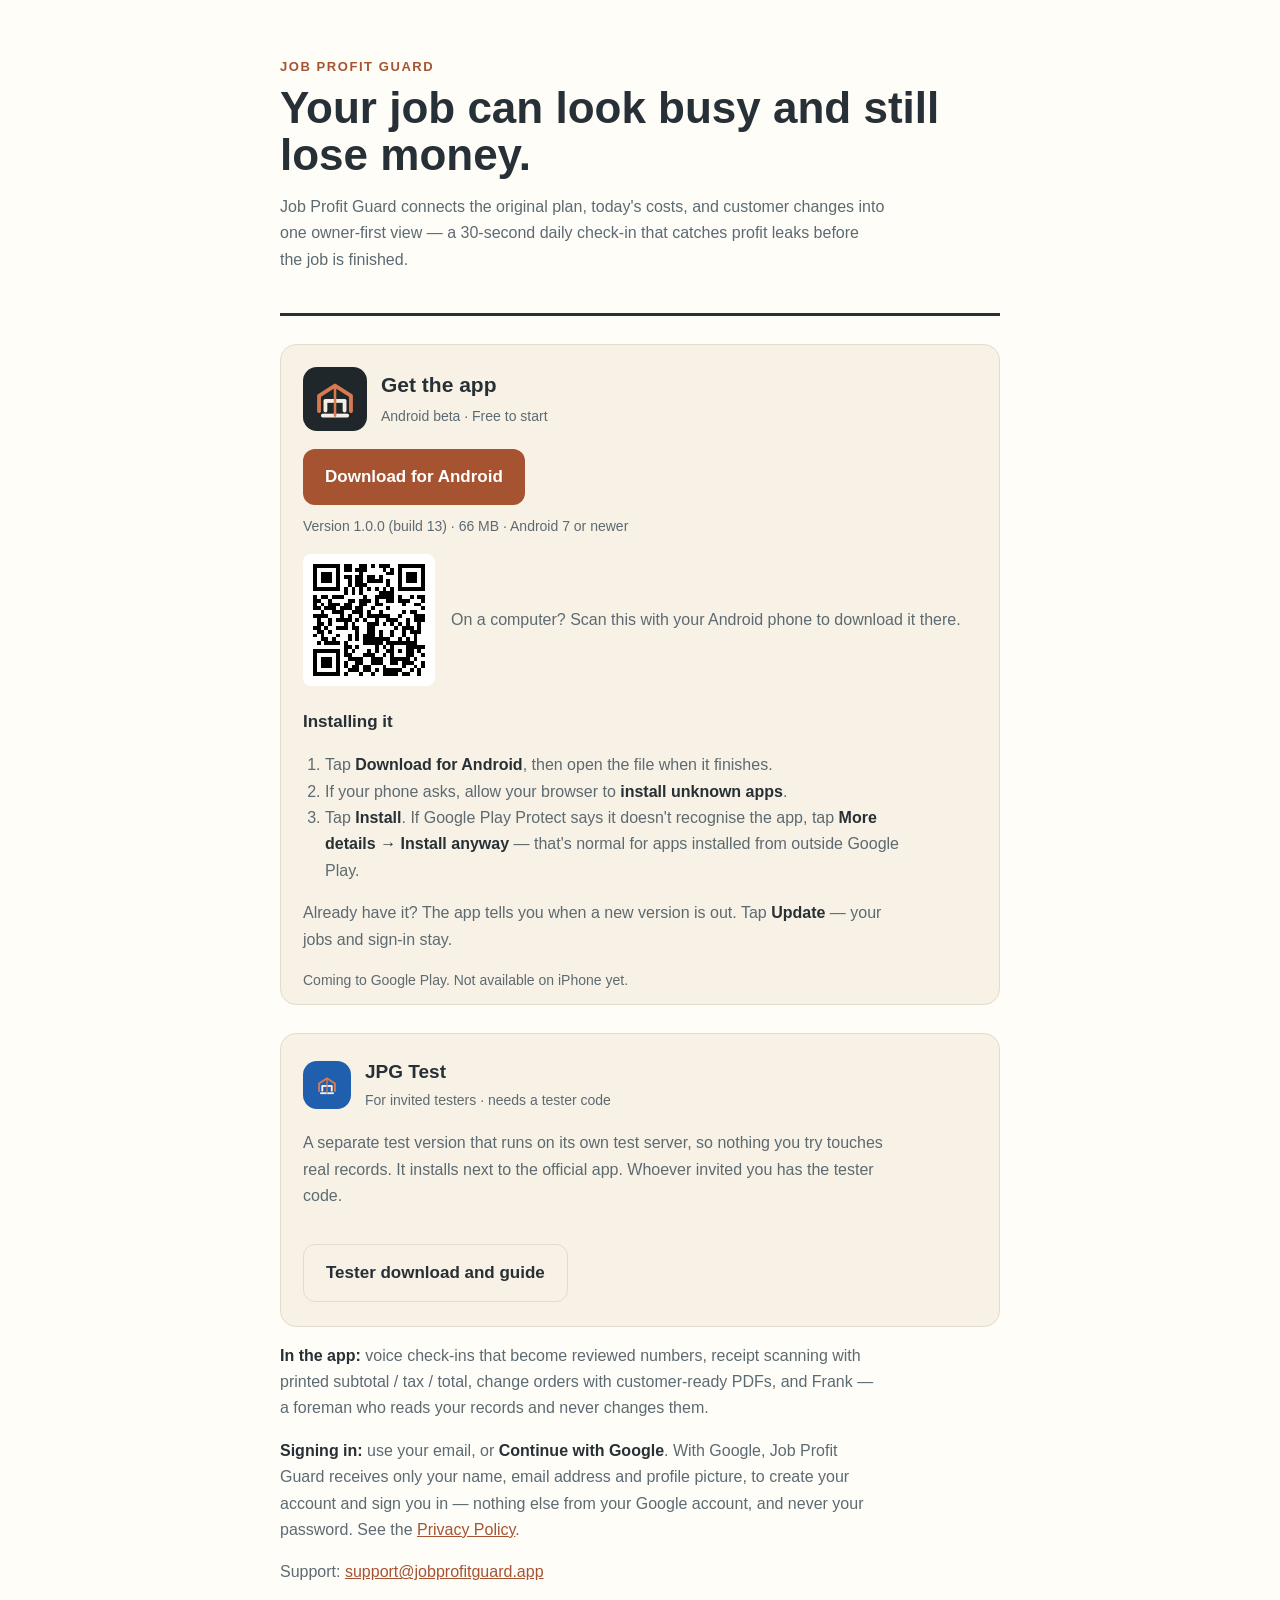
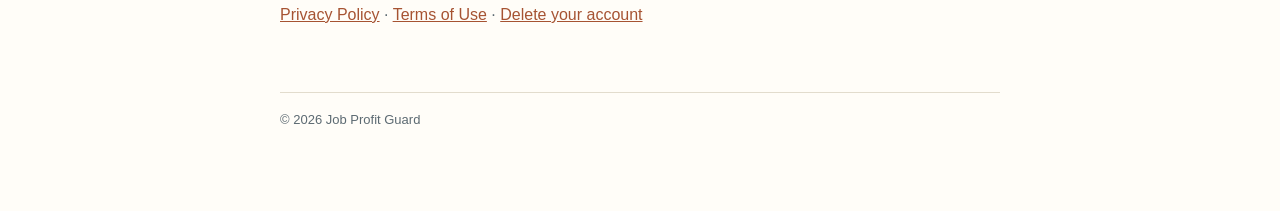
<file: index.html>
<!doctype html>
<html lang="en"><head><meta charset="utf-8"><meta name="viewport" content="width=device-width,initial-scale=1">
<title>Job Profit Guard</title>
<meta name="description" content="Catch profit leaks on every job with a 30-second daily check-in. Download the Android beta.">
<link rel="icon" href="favicon.png"><link rel="apple-touch-icon" href="app-icon.png"><link rel="stylesheet" href="style.css"></head><body><main>
<header><div class="brand">Job Profit Guard</div><h1>Your job can look busy and still lose money.</h1>
<p>Job Profit Guard connects the original plan, today's costs, and customer changes into one owner-first view — a 30-second daily check-in that catches profit leaks before the job is finished.</p></header>

<section class="download" id="download">
  <div class="download-head"><img src="app-icon.png" alt="" width="64" height="64"><div><h2>Get the app</h2><p class="meta">Android beta · Free to start</p></div></div>
  <a class="button" href="https://ysfokfdpgbawiubmaxvj.supabase.co/functions/v1/download?app=app&amp;v=13">Download for Android</a>
  <p class="meta">Version 1.0.0 (build 13) · 66 MB · Android 7 or newer</p>
  <div class="qr"><img src="download-qr.svg" alt="QR code for this download" width="132" height="132"><p>On a computer? Scan this with your Android phone to download it there.</p></div>
  <h3>Installing it</h3>
  <ol>
    <li>Tap <strong>Download for Android</strong>, then open the file when it finishes.</li>
    <li>If your phone asks, allow your browser to <strong>install unknown apps</strong>.</li>
    <li>Tap <strong>Install</strong>. If Google Play Protect says it doesn't recognise the app, tap <strong>More details → Install anyway</strong> — that's normal for apps installed from outside Google Play.</li>
  </ol>
  <p>Already have it? The app tells you when a new version is out. Tap <strong>Update</strong> — your jobs and sign-in stay.</p>
  <p class="meta">Coming to Google Play. Not available on iPhone yet.</p>
</section>

<section class="download tester-card" id="testers">
  <div class="download-head"><img class="tester-icon" src="test-icon.png" alt="" width="48" height="48"><div><h2>JPG Test</h2><p class="meta">For invited testers · needs a tester code</p></div></div>
  <p>A separate test version that runs on its own test server, so nothing you try touches real records. It installs next to the official app. Whoever invited you has the tester code.</p>
  <a class="button button-quiet" href="testers/">Tester download and guide</a>
</section>
<p><strong>In the app:</strong> voice check-ins that become reviewed numbers, receipt scanning with printed subtotal / tax / total, change orders with customer-ready PDFs, and Frank — a foreman who reads your records and never changes them.</p>
<p><strong>Signing in:</strong> use your email, or <strong>Continue with Google</strong>. With Google, Job Profit Guard receives only your name, email address and profile picture, to create your account and sign you in — nothing else from your Google account, and never your password. See the <a href="privacy.html">Privacy Policy</a>.</p>
<p>Support: <a href="mailto:support@jobprofitguard.app">support@jobprofitguard.app</a></p>
<p><a href="privacy.html">Privacy Policy</a> · <a href="terms.html">Terms of Use</a> · <a href="delete-account.html">Delete your account</a></p>
<footer>© 2026 Job Profit Guard</footer>
</main></body></html>
</file>
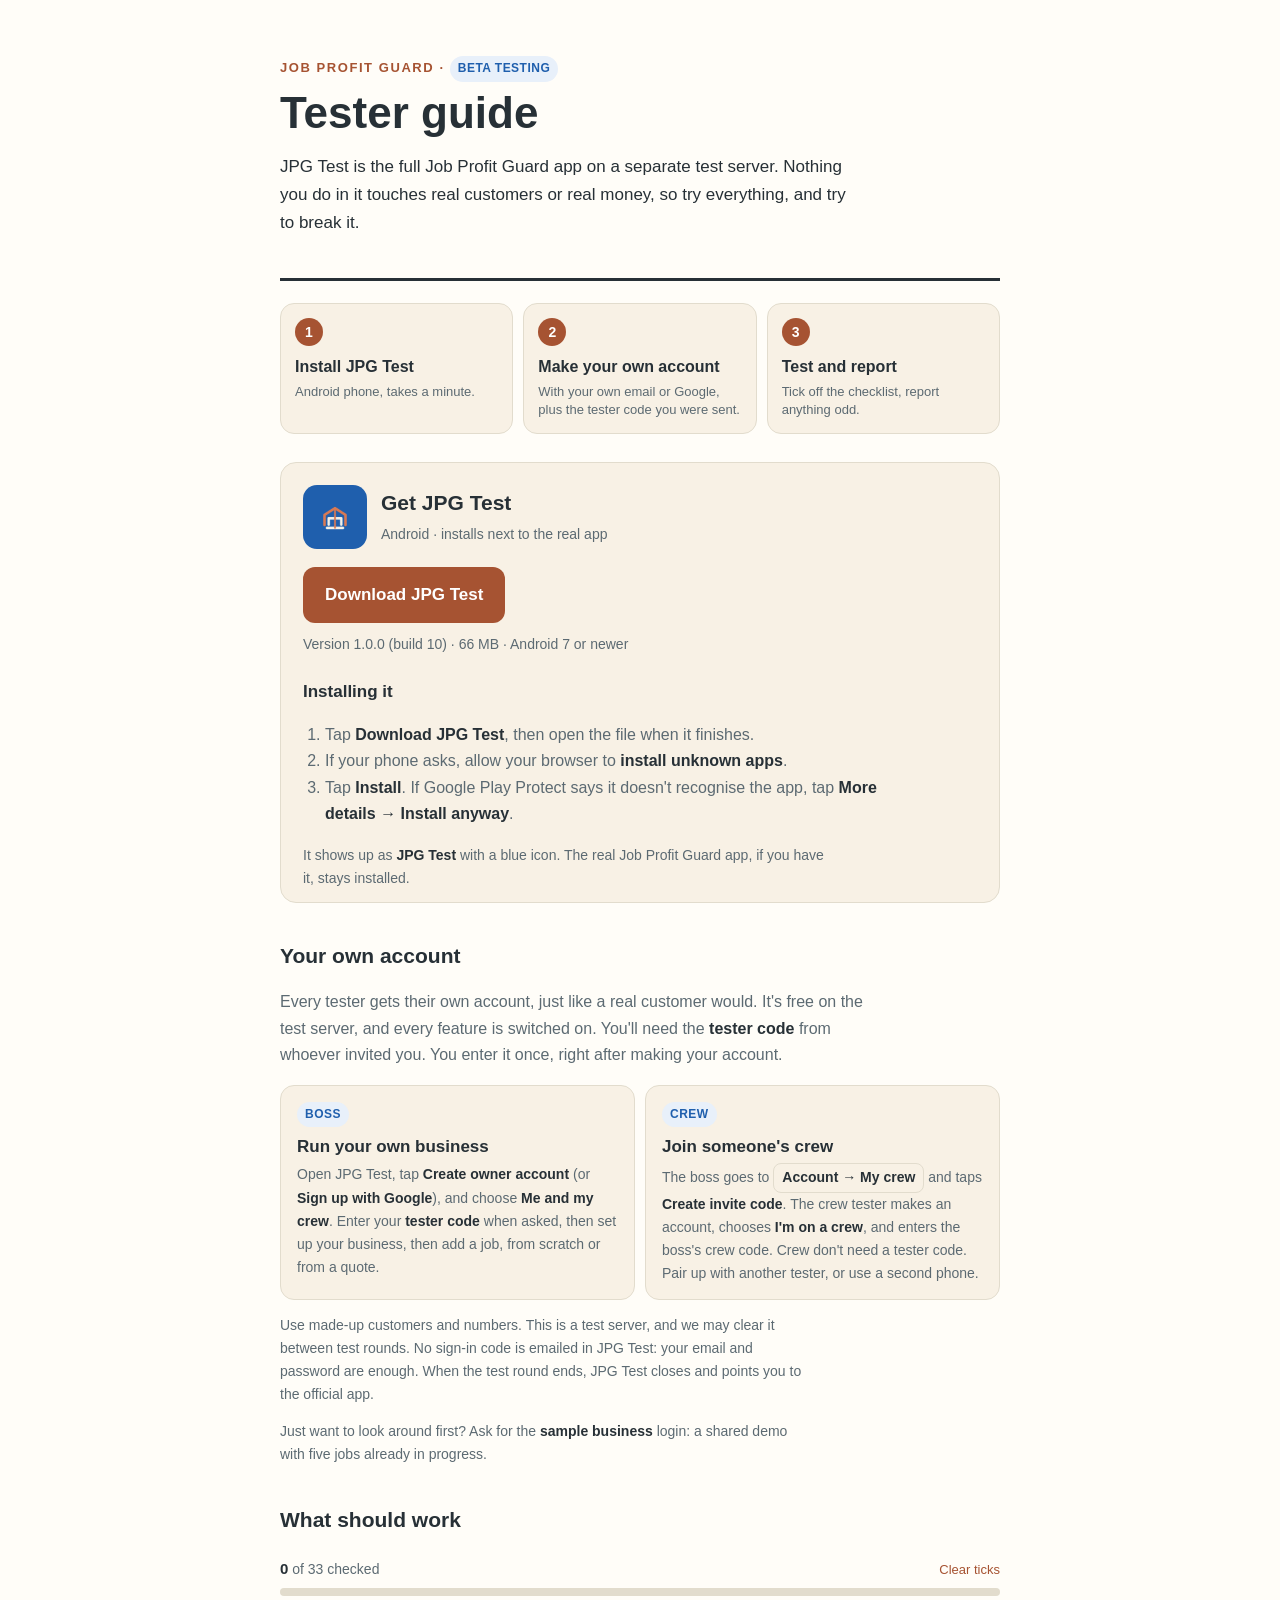
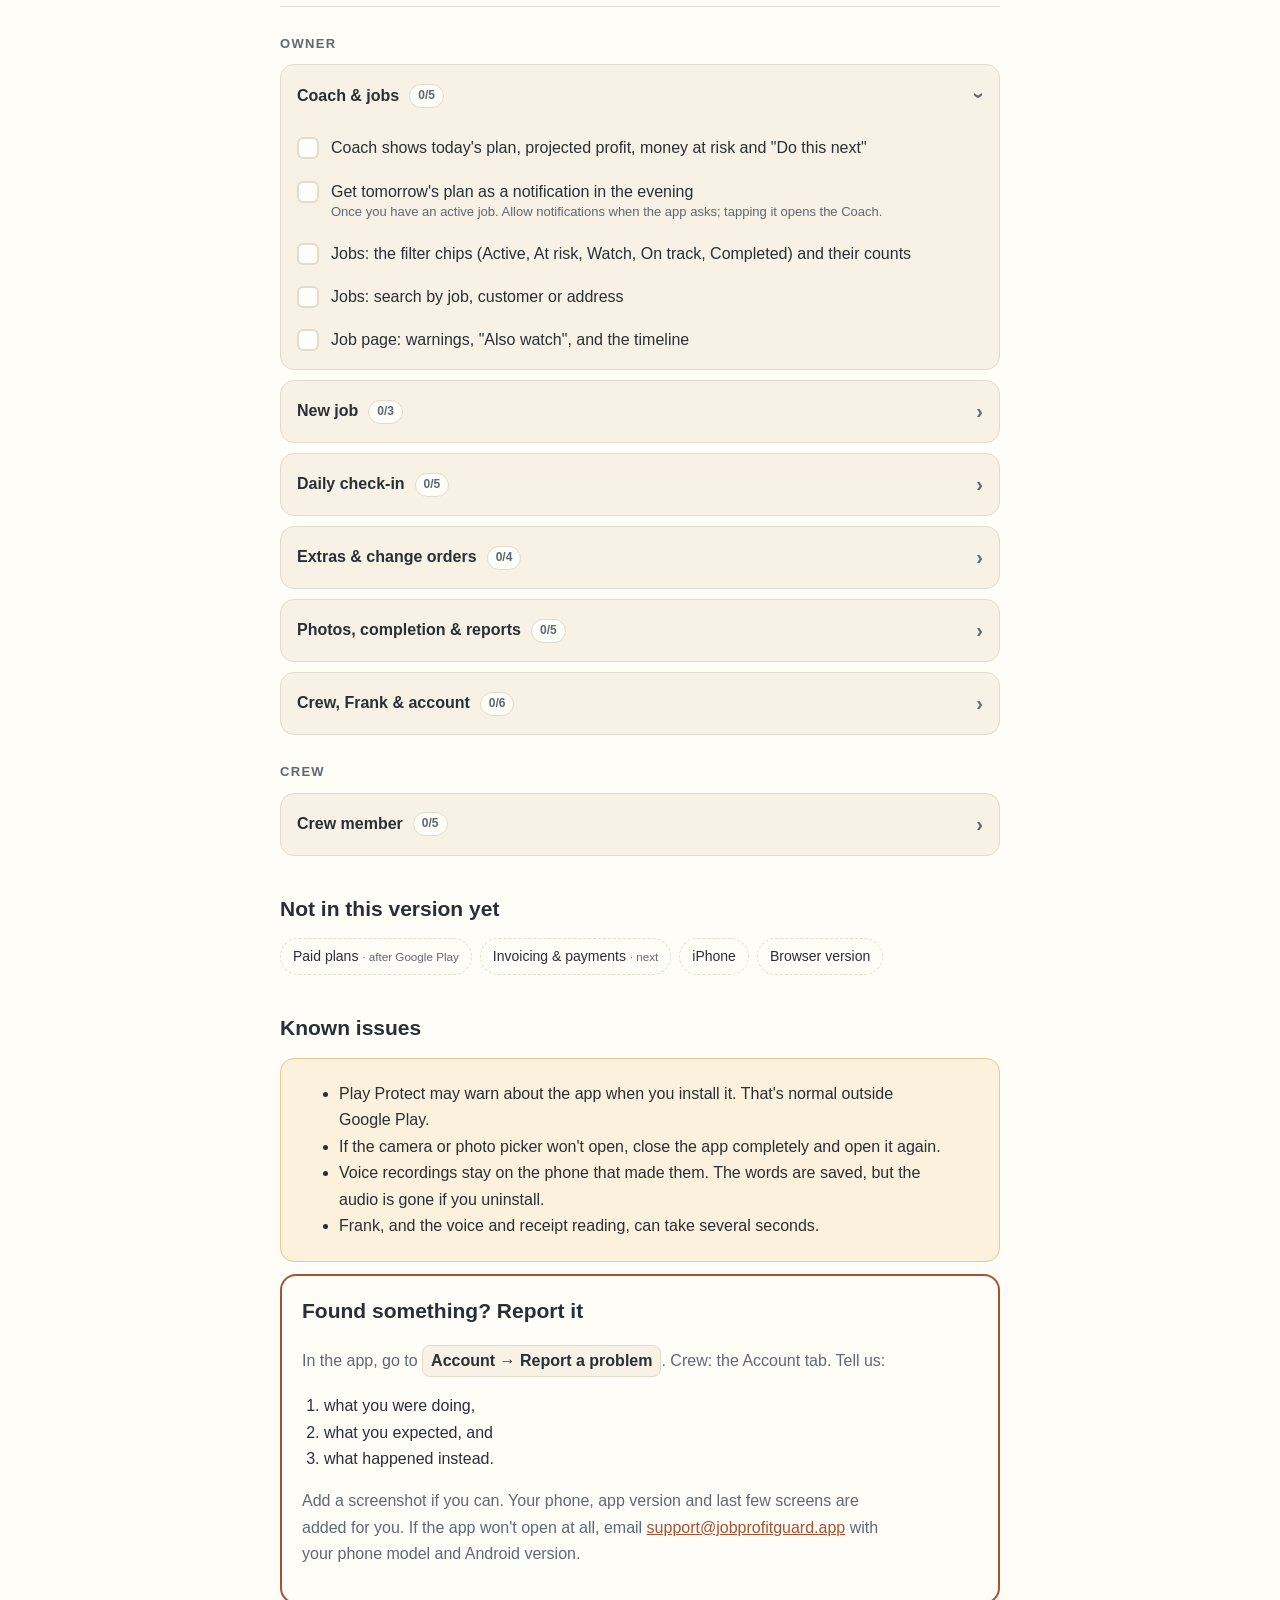
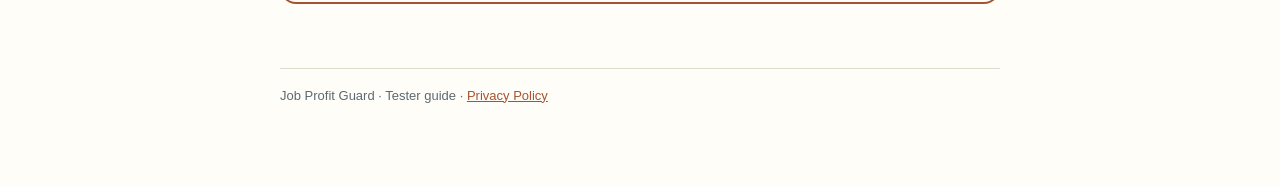
<file: testers/index.html>
<!doctype html>
<html lang="en"><head><meta charset="utf-8"><meta name="viewport" content="width=device-width,initial-scale=1">
<meta name="robots" content="noindex, nofollow">
<title>Tester guide — Job Profit Guard</title>
<link rel="icon" href="../favicon.png"><link rel="stylesheet" href="../style.css">
<style>
  :root { --test:#1f5fad; --test-soft:#e8f0fa; --warn-soft:#fbf1dc; --warn-line:#e7c98a; --ok:#2f746a; }
  @media (prefers-color-scheme: dark) { :root { --test:#6ea2e6; --test-soft:#1d2a3a; --warn-soft:#2e2818; --warn-line:#6b5626; --ok:#6cc2b4; } }
  .lede { font-size:17px; color:var(--ink); max-width:60ch; }
  .steps { list-style:none; padding:0; margin:22px 0 8px; display:grid; gap:10px; grid-template-columns:repeat(3,1fr); }
  .steps li { background:var(--card); border:1px solid var(--line); border-radius:14px; padding:14px; color:var(--ink); max-width:none; }
  .steps b { display:flex; width:28px; height:28px; border-radius:50%; align-items:center; justify-content:center; background:var(--accent); color:var(--on-accent); font-size:14px; margin-bottom:8px; }
  .steps span { display:block; font-weight:800; }
  .steps small { color:var(--muted); font-size:13px; line-height:1.4; display:block; margin-top:2px; }
  @media (max-width:560px) { .steps { grid-template-columns:1fr; } .steps li { display:grid; grid-template-columns:28px 1fr; column-gap:12px; align-items:start; } .steps b { margin:0; grid-row:span 2; } }
  .badge-icon { background:var(--test); border-radius:14px; }
  .tag { display:inline-block; font-size:12px; font-weight:800; letter-spacing:.04em; text-transform:uppercase; padding:3px 8px; border-radius:999px; background:var(--test-soft); color:var(--test); }
  .logins { display:grid; grid-template-columns:1fr 1fr; gap:10px; margin:14px 0; }
  @media (max-width:560px) { .logins { grid-template-columns:1fr; } }
  .login { border:1px solid var(--line); border-radius:14px; padding:14px 16px; background:var(--card); }
  .login h3 { margin:6px 0 2px; }
  .login p { margin:0; font-size:14px; }
  .note { font-size:14px; }
  .progress { position:sticky; top:0; z-index:2; background:var(--bg); padding:12px 0 10px; border-bottom:1px solid var(--line); margin:0 0 6px; }
  .progress-row { display:flex; justify-content:space-between; align-items:baseline; font-size:14px; color:var(--muted); }
  .progress-row strong { font-size:15px; }
  .bar { height:8px; background:var(--line); border-radius:99px; overflow:hidden; margin-top:6px; }
  .bar i { display:block; height:100%; width:0; background:var(--ok); border-radius:99px; transition:width .25s; }
  .reset { background:none; border:0; color:var(--accent); font:inherit; font-size:13px; cursor:pointer; padding:0; }
  details.area { border:1px solid var(--line); border-radius:14px; margin:10px 0; background:var(--card); }
  details.area > summary { list-style:none; cursor:pointer; padding:14px 16px; display:flex; align-items:center; gap:10px; font-weight:800; }
  details.area > summary::-webkit-details-marker { display:none; }
  details.area > summary::after { content:"›"; margin-left:auto; font-size:20px; color:var(--muted); transition:transform .2s; }
  details.area[open] > summary::after { transform:rotate(90deg); }
  .count { font-size:12px; font-weight:700; color:var(--muted); background:var(--bg); border:1px solid var(--line); border-radius:999px; padding:1px 8px; }
  .count.done { color:var(--ok); border-color:var(--ok); }
  .checks { list-style:none; margin:0; padding:0 8px 8px; }
  .checks li { max-width:none; margin:0; }
  .checks label { display:flex; gap:12px; align-items:flex-start; padding:10px 8px; border-radius:10px; cursor:pointer; color:var(--ink); line-height:1.45; }
  .checks label:hover { background:var(--bg); }
  .checks input { appearance:none; flex:none; width:22px; height:22px; margin:1px 0 0; border:2px solid var(--line); border-radius:6px; display:grid; place-content:center; background:var(--bg); cursor:pointer; }
  .checks input:checked { background:var(--ok); border-color:var(--ok); }
  .checks input:checked::after { content:""; width:10px; height:6px; border:solid #fff; border-width:0 0 2.5px 2.5px; transform:rotate(-45deg) translate(1px,-1px); }
  .checks input:checked + span { color:var(--muted); text-decoration:line-through; text-decoration-color:var(--line); }
  .checks small { display:block; color:var(--muted); font-size:13px; }
  .group-title { font-size:13px; font-weight:800; letter-spacing:.1em; text-transform:uppercase; color:var(--muted); margin:26px 0 4px; }
  .pills { display:flex; flex-wrap:wrap; gap:8px; margin:12px 0; }
  .pills span { border:1px dashed var(--line); border-radius:999px; padding:6px 12px; font-size:14px; color:var(--ink); }
  .pills small { color:var(--muted); }
  .callout { border:1px solid var(--warn-line); background:var(--warn-soft); border-radius:14px; padding:6px 18px; margin:12px 0; }
  .callout li { color:var(--ink); }
  .report { border:2px solid var(--accent); border-radius:16px; padding:18px 20px; margin:12px 0; }
  .report h2 { margin-top:0; }
  .report ol li { color:var(--ink); }
  .path { display:inline-block; font-weight:800; color:var(--ink); background:var(--card); border:1px solid var(--line); border-radius:8px; padding:2px 8px; }
</style></head><body><main>
<header><div class="brand">Job Profit Guard · <span class="tag">Beta testing</span></div><h1>Tester guide</h1>
<p class="lede">JPG Test is the full Job Profit Guard app on a separate test server. Nothing you do in it touches real customers or real money, so try everything, and try to break it.</p></header>

<ol class="steps">
  <li><b>1</b><span>Install JPG Test</span><small>Android phone, takes a minute.</small></li>
  <li><b>2</b><span>Make your own account</span><small>With your own email or Google, plus the tester code you were sent.</small></li>
  <li><b>3</b><span>Test and report</span><small>Tick off the checklist, report anything odd.</small></li>
</ol>

<section class="download" id="download">
  <div class="download-head"><img class="badge-icon" src="../test-icon.png" alt="" width="64" height="64"><div><h2>Get JPG Test</h2><p class="meta">Android · installs next to the real app</p></div></div>
  <a class="button" href="https://ysfokfdpgbawiubmaxvj.supabase.co/functions/v1/download?app=test&amp;v=10">Download JPG Test</a>
  <p class="meta">Version 1.0.0 (build 10) · 66 MB · Android 7 or newer</p>
  <h3>Installing it</h3>
  <ol>
    <li>Tap <strong>Download JPG Test</strong>, then open the file when it finishes.</li>
    <li>If your phone asks, allow your browser to <strong>install unknown apps</strong>.</li>
    <li>Tap <strong>Install</strong>. If Google Play Protect says it doesn't recognise the app, tap <strong>More details → Install anyway</strong>.</li>
  </ol>
  <p class="meta">It shows up as <strong>JPG Test</strong> with a blue icon. The real Job Profit Guard app, if you have it, stays installed.</p>
</section>

<h2>Your own account</h2>
<p>Every tester gets their own account, just like a real customer would. It's free on the test server, and every feature is switched on. You'll need the <strong>tester code</strong> from whoever invited you. You enter it once, right after making your account.</p>
<div class="logins">
  <div class="login"><span class="tag">Boss</span><h3>Run your own business</h3><p>Open JPG Test, tap <strong>Create owner account</strong> (or <strong>Sign up with Google</strong>), and choose <strong>Me and my crew</strong>. Enter your <strong>tester code</strong> when asked, then set up your business, then add a job, from scratch or from a quote.</p></div>
  <div class="login"><span class="tag">Crew</span><h3>Join someone's crew</h3><p>The boss goes to <span class="path">Account → My crew</span> and taps <strong>Create invite code</strong>. The crew tester makes an account, chooses <strong>I'm on a crew</strong>, and enters the boss's crew code. Crew don't need a tester code. Pair up with another tester, or use a second phone.</p></div>
</div>
<p class="note">Use made-up customers and numbers. This is a test server, and we may clear it between test rounds. No sign-in code is emailed in JPG Test: your email and password are enough. When the test round ends, JPG Test closes and points you to the official app.</p>
<p class="note">Just want to look around first? Ask for the <strong>sample business</strong> login: a shared demo with five jobs already in progress.</p>

<h2>What should work</h2>
<div class="progress"><div class="progress-row"><span><strong id="done">0</strong> of <span id="total">0</span> checked</span><button class="reset" id="reset" type="button">Clear ticks</button></div><div class="bar"><i id="bar"></i></div></div>

<p class="group-title">Owner</p>
<details class="area" open><summary>Coach &amp; jobs <span class="count"></span></summary><ul class="checks">
  <li><label><input type="checkbox" data-k="coach"><span>Coach shows today's plan, projected profit, money at risk and "Do this next"</span></label></li>
  <li><label><input type="checkbox" data-k="push-evening"><span>Get tomorrow's plan as a notification in the evening<small>Once you have an active job. Allow notifications when the app asks; tapping it opens the Coach.</small></span></label></li>
  <li><label><input type="checkbox" data-k="jobs-filter"><span>Jobs: the filter chips (Active, At risk, Watch, On track, Completed) and their counts</span></label></li>
  <li><label><input type="checkbox" data-k="jobs-search"><span>Jobs: search by job, customer or address</span></label></li>
  <li><label><input type="checkbox" data-k="job-page"><span>Job page: warnings, "Also watch", and the timeline</span></label></li>
</ul></details>
<details class="area"><summary>New job <span class="count"></span></summary><ul class="checks">
  <li><label><input type="checkbox" data-k="new-job"><span>Create a job from scratch</span></label></li>
  <li><label><input type="checkbox" data-k="new-job-quote"><span>Create one from a quote<small>Photo or PDF; the app reads the numbers for you to check.</small></span></label></li>
  <li><label><input type="checkbox" data-k="edit-job"><span>Edit a job's budget or customer details</span></label></li>
</ul></details>
<details class="area"><summary>Daily check-in <span class="count"></span></summary><ul class="checks">
  <li><label><input type="checkbox" data-k="checkin-voice"><span>Check in by voice<small>Talk for 30 seconds; check the words and numbers before saving.</small></span></label></li>
  <li><label><input type="checkbox" data-k="checkin-typed"><span>Check in by typing hours, materials, other costs and progress</span></label></li>
  <li><label><input type="checkbox" data-k="receipt"><span>Scan a receipt into the check-in</span></label></li>
  <li><label><input type="checkbox" data-k="checkin-edit"><span>Edit or delete a check-in (asks for a reason)</span></label></li>
  <li><label><input type="checkbox" data-k="draft"><span>Close the app halfway through a form, then reopen it<small>What you typed should come back.</small></span></label></li>
</ul></details>
<details class="area"><summary>Extras &amp; change orders <span class="count"></span></summary><ul class="checks">
  <li><label><input type="checkbox" data-k="extra"><span>A possible extra: include it, dismiss it, or turn it into a change order</span></label></li>
  <li><label><input type="checkbox" data-k="co-draft"><span>Draft a change order and send it (makes a PDF)</span></label></li>
  <li><label><input type="checkbox" data-k="co-approve"><span>Approve one<small>The job's revenue should go up by its amount.</small></span></label></li>
  <li><label><input type="checkbox" data-k="co-reject"><span>Reject one</span></label></li>
</ul></details>
<details class="area"><summary>Photos, completion &amp; reports <span class="count"></span></summary><ul class="checks">
  <li><label><input type="checkbox" data-k="photos"><span>Take or add photos, attach a receipt, add a caption, delete one</span></label></li>
  <li><label><input type="checkbox" data-k="complete"><span>Complete a job<small>Change a final figure; it asks why.</small></span></label></li>
  <li><label><input type="checkbox" data-k="summary"><span>Read the final summary: expected against actual profit, and where money was made or lost</span></label></li>
  <li><label><input type="checkbox" data-k="report"><span>Share or preview the final job report PDF</span></label></li>
  <li><label><input type="checkbox" data-k="reopen"><span>Reopen a completed job</span></label></li>
</ul></details>
<details class="area"><summary>Crew, Frank &amp; account <span class="count"></span></summary><ul class="checks">
  <li><label><input type="checkbox" data-k="crew-invite"><span>Invite crew and put them on a job</span></label></li>
  <li><label><input type="checkbox" data-k="crew-review"><span>Approve or reject a day the crew filed</span></label></li>
  <li><label><input type="checkbox" data-k="push-crew-day"><span>Get a notification when your crew files a day<small>Tapping it opens the day for review.</small></span></label></li>
  <li><label><input type="checkbox" data-k="frank"><span>Ask Frank (the round button) about your jobs and money; attach a photo</span></label></li>
  <li><label><input type="checkbox" data-k="export"><span>Account → Export your data (spreadsheets or a backup)</span></label></li>
  <li><label><input type="checkbox" data-k="owner-misc"><span>Edit your profile, read Privacy and Terms, sign out and back in</span></label></li>
</ul></details>

<p class="group-title">Crew</p>
<details class="area"><summary>Crew member <span class="count"></span></summary><ul class="checks">
  <li><label><input type="checkbox" data-k="crew-jobs"><span>See only your jobs, and no money anywhere<small>No budgets, costs or profit on any screen.</small></span></label></li>
  <li><label><input type="checkbox" data-k="crew-file"><span>File a day: hours, progress and a note</span></label></li>
  <li><label><input type="checkbox" data-k="crew-attach"><span>Add photos (up to six) and a voice note</span></label></li>
  <li><label><input type="checkbox" data-k="crew-push"><span>Get a notification when your boss approves or rejects your day</span></label></li>
  <li><label><input type="checkbox" data-k="crew-account"><span>Account: profile, Report a problem</span></label></li>
</ul></details>

<h2>Not in this version yet</h2>
<div class="pills">
  <span>Paid plans <small>· after Google Play</small></span>
  <span>Invoicing &amp; payments <small>· next</small></span>
  <span>iPhone</span>
  <span>Browser version</span>
</div>

<h2>Known issues</h2>
<div class="callout"><ul>
  <li>Play Protect may warn about the app when you install it. That's normal outside Google Play.</li>
  <li>If the camera or photo picker won't open, close the app completely and open it again.</li>
  <li>Voice recordings stay on the phone that made them. The words are saved, but the audio is gone if you uninstall.</li>
  <li>Frank, and the voice and receipt reading, can take several seconds.</li>
</ul></div>

<section class="report">
  <h2>Found something? Report it</h2>
  <p>In the app, go to <span class="path">Account → Report a problem</span>. Crew: the Account tab. Tell us:</p>
  <ol><li>what you were doing,</li><li>what you expected, and</li><li>what happened instead.</li></ol>
  <p>Add a screenshot if you can. Your phone, app version and last few screens are added for you. If the app won't open at all, email <a href="mailto:support@jobprofitguard.app">support@jobprofitguard.app</a> with your phone model and Android version.</p>
</section>

<footer>Job Profit Guard · Tester guide · <a href="../privacy.html">Privacy Policy</a></footer>
</main>
<script>
(() => {
  const KEY = 'jpg_tester_checks_v1';
  let ticked = {};
  try { ticked = JSON.parse(localStorage.getItem(KEY) || '{}') || {}; } catch { ticked = {}; }
  const boxes = [...document.querySelectorAll('.checks input')];
  const save = () => { try { localStorage.setItem(KEY, JSON.stringify(ticked)); } catch { /* ticks just won't persist */ } };
  const render = () => {
    const done = boxes.filter((box) => box.checked).length;
    document.getElementById('done').textContent = done;
    document.getElementById('total').textContent = boxes.length;
    document.getElementById('bar').style.width = `${boxes.length ? (done / boxes.length) * 100 : 0}%`;
    document.querySelectorAll('details.area').forEach((area) => {
      const own = [...area.querySelectorAll('input')];
      const n = own.filter((box) => box.checked).length;
      const badge = area.querySelector('.count');
      badge.textContent = `${n}/${own.length}`;
      badge.classList.toggle('done', n === own.length);
    });
  };
  boxes.forEach((box) => {
    box.checked = Boolean(ticked[box.dataset.k]);
    box.addEventListener('change', () => { ticked[box.dataset.k] = box.checked; save(); render(); });
  });
  document.getElementById('reset').addEventListener('click', () => { ticked = {}; boxes.forEach((box) => { box.checked = false; }); save(); render(); });
  render();
})();
</script>
</body></html>
</file>
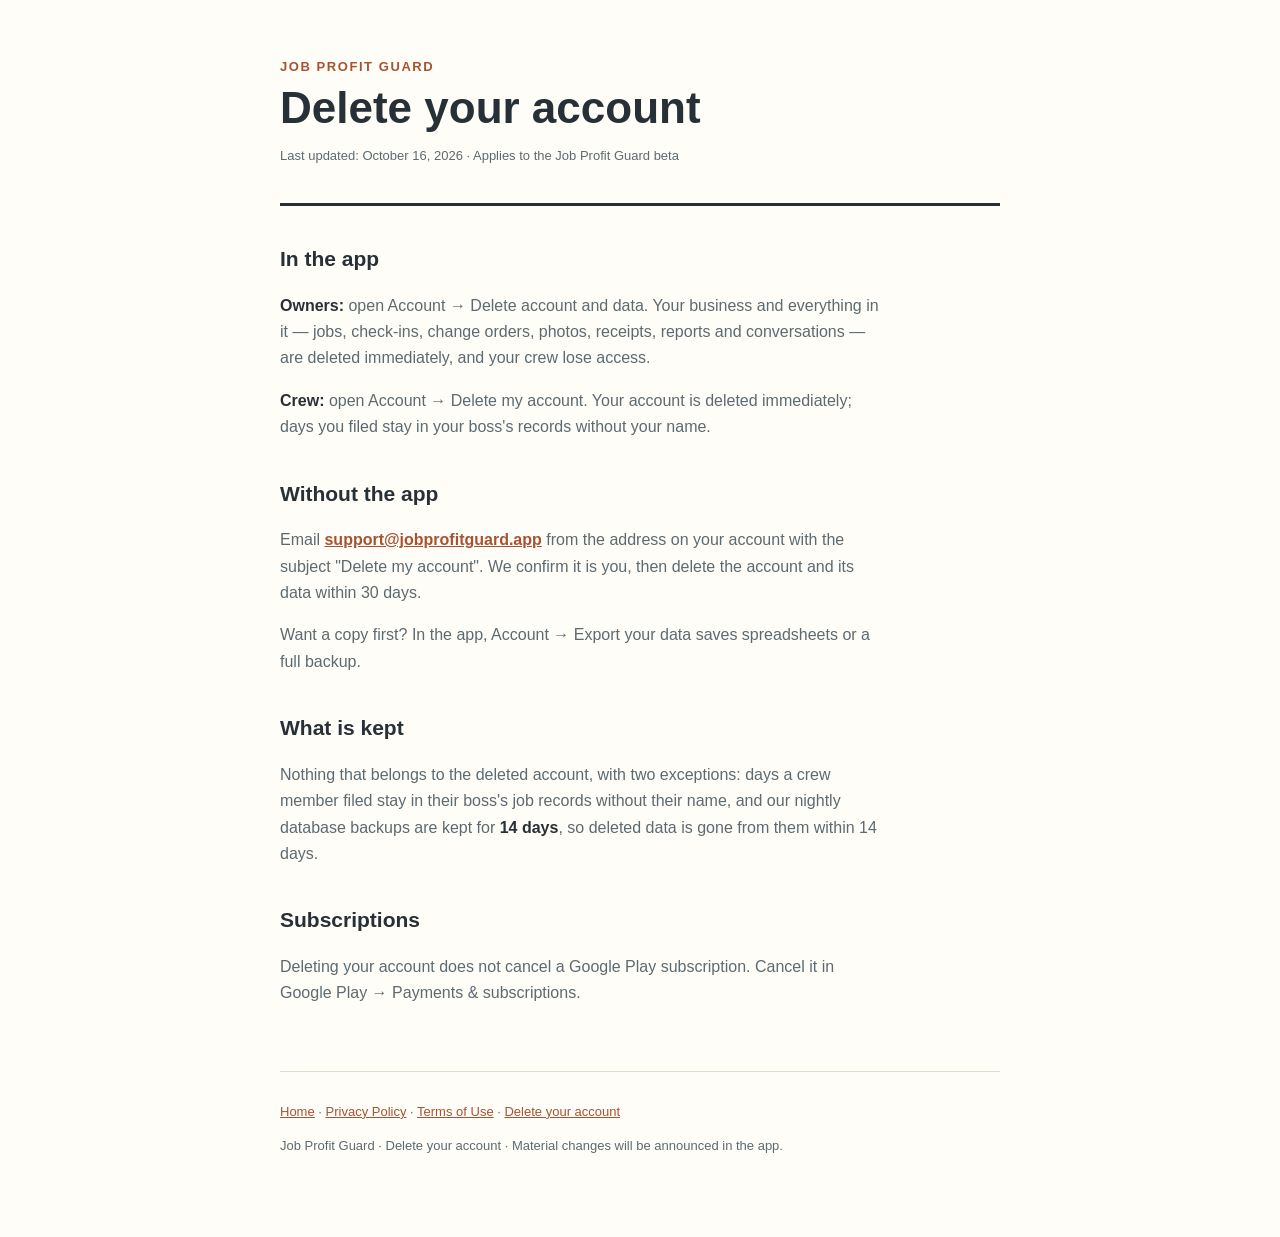
<file: delete-account.html>
<!doctype html>
<html lang="en"><head><meta charset="utf-8"><meta name="viewport" content="width=device-width,initial-scale=1">
<title>Delete your account — Job Profit Guard</title><link rel="stylesheet" href="style.css"></head><body><main>
<header><div class="brand">Job Profit Guard</div><h1>Delete your account</h1><p class="updated">Last updated: October 16, 2026 · Applies to the Job Profit Guard beta</p></header>

<h2>In the app</h2>
<p><strong>Owners:</strong> open Account → Delete account and data. Your business and everything in it — jobs, check-ins, change orders, photos, receipts, reports and conversations — are deleted immediately, and your crew lose access.</p>
<p><strong>Crew:</strong> open Account → Delete my account. Your account is deleted immediately; days you filed stay in your boss's records without your name.</p>

<h2>Without the app</h2>
<p>Email <strong><a href="mailto:support@jobprofitguard.app">support@jobprofitguard.app</a></strong> from the address on your account with the subject &quot;Delete my account&quot;. We confirm it is you, then delete the account and its data within 30 days.</p>
<p>Want a copy first? In the app, Account → Export your data saves spreadsheets or a full backup.</p>

<h2>What is kept</h2>
<p>Nothing that belongs to the deleted account, with two exceptions: days a crew member filed stay in their boss's job records without their name, and our nightly database backups are kept for <strong>14 days</strong>, so deleted data is gone from them within 14 days.</p>

<h2>Subscriptions</h2>
<p>Deleting your account does not cancel a Google Play subscription. Cancel it in Google Play → Payments &amp; subscriptions.</p>

<footer><p class="updated"><a href="index.html">Home</a> · <a href="privacy.html">Privacy Policy</a> · <a href="terms.html">Terms of Use</a> · <a href="delete-account.html">Delete your account</a></p>Job Profit Guard · Delete your account · Material changes will be announced in the app.</footer>
</main></body></html>
</file>
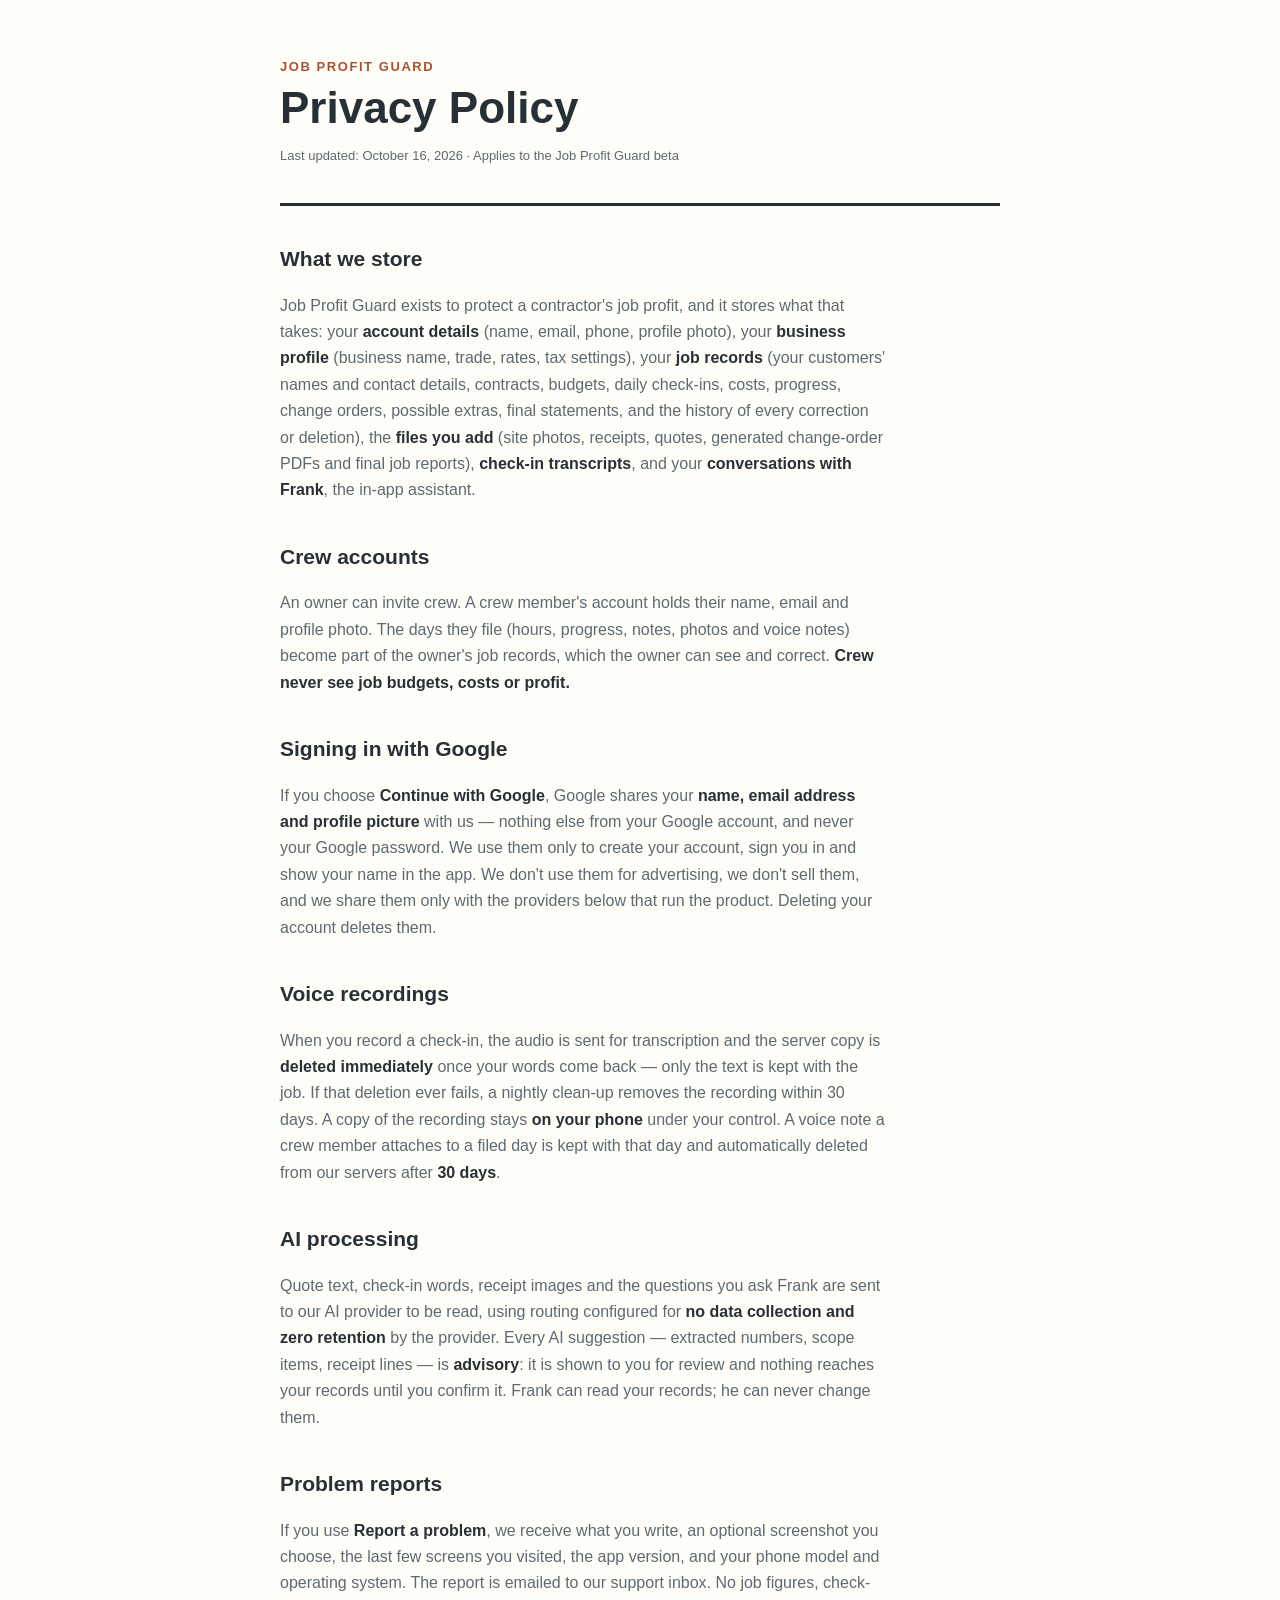
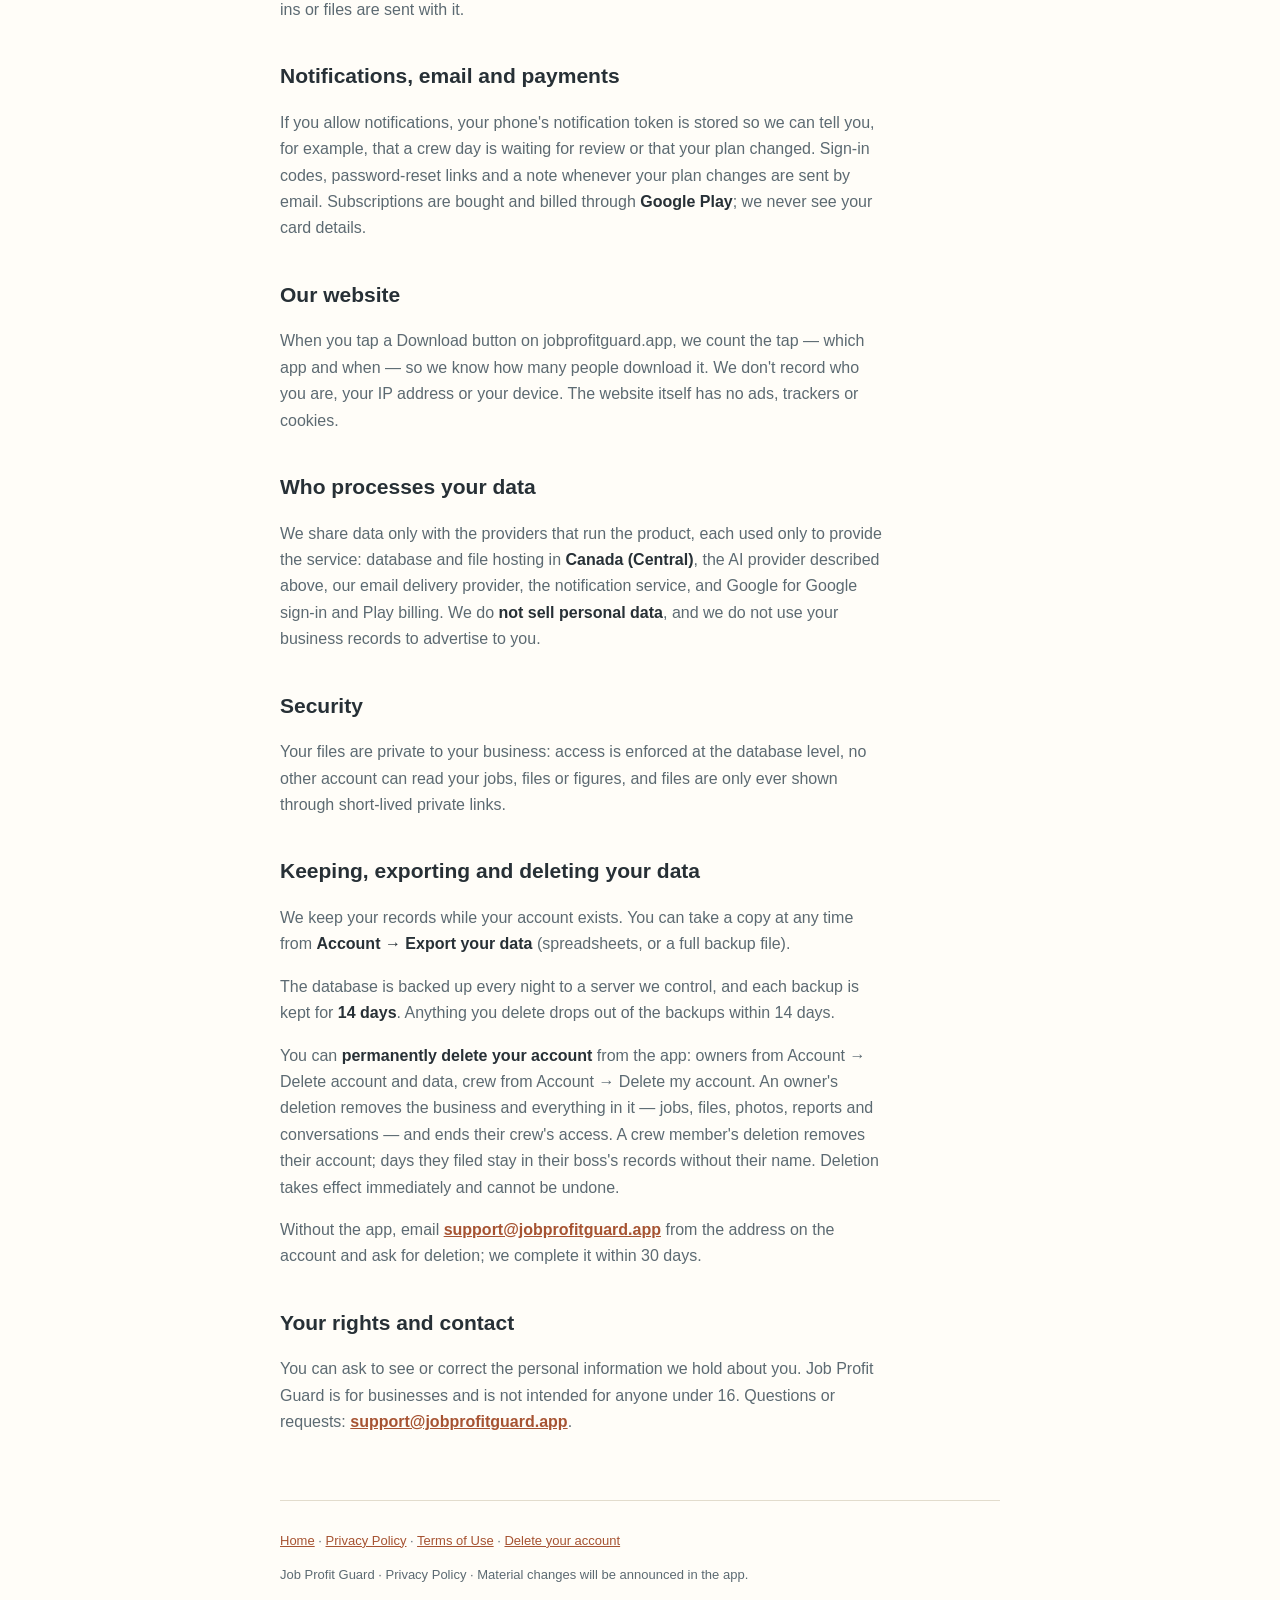
<file: privacy.html>
<!doctype html>
<html lang="en"><head><meta charset="utf-8"><meta name="viewport" content="width=device-width,initial-scale=1">
<title>Privacy Policy — Job Profit Guard</title><link rel="stylesheet" href="style.css"></head><body><main>
<header><div class="brand">Job Profit Guard</div><h1>Privacy Policy</h1><p class="updated">Last updated: October 16, 2026 · Applies to the Job Profit Guard beta</p></header>

<h2>What we store</h2>
<p>Job Profit Guard exists to protect a contractor's job profit, and it stores what that takes: your <strong>account details</strong> (name, email, phone, profile photo), your <strong>business profile</strong> (business name, trade, rates, tax settings), your <strong>job records</strong> (your customers' names and contact details, contracts, budgets, daily check-ins, costs, progress, change orders, possible extras, final statements, and the history of every correction or deletion), the <strong>files you add</strong> (site photos, receipts, quotes, generated change-order PDFs and final job reports), <strong>check-in transcripts</strong>, and your <strong>conversations with Frank</strong>, the in-app assistant.</p>

<h2>Crew accounts</h2>
<p>An owner can invite crew. A crew member's account holds their name, email and profile photo. The days they file (hours, progress, notes, photos and voice notes) become part of the owner's job records, which the owner can see and correct. <strong>Crew never see job budgets, costs or profit.</strong></p>

<h2>Signing in with Google</h2>
<p>If you choose <strong>Continue with Google</strong>, Google shares your <strong>name, email address and profile picture</strong> with us — nothing else from your Google account, and never your Google password. We use them only to create your account, sign you in and show your name in the app. We don't use them for advertising, we don't sell them, and we share them only with the providers below that run the product. Deleting your account deletes them.</p>

<h2>Voice recordings</h2>
<p>When you record a check-in, the audio is sent for transcription and the server copy is <strong>deleted immediately</strong> once your words come back — only the text is kept with the job. If that deletion ever fails, a nightly clean-up removes the recording within 30 days. A copy of the recording stays <strong>on your phone</strong> under your control. A voice note a crew member attaches to a filed day is kept with that day and automatically deleted from our servers after <strong>30 days</strong>.</p>

<h2>AI processing</h2>
<p>Quote text, check-in words, receipt images and the questions you ask Frank are sent to our AI provider to be read, using routing configured for <strong>no data collection and zero retention</strong> by the provider. Every AI suggestion — extracted numbers, scope items, receipt lines — is <strong>advisory</strong>: it is shown to you for review and nothing reaches your records until you confirm it. Frank can read your records; he can never change them.</p>

<h2>Problem reports</h2>
<p>If you use <strong>Report a problem</strong>, we receive what you write, an optional screenshot you choose, the last few screens you visited, the app version, and your phone model and operating system. The report is emailed to our support inbox. No job figures, check-ins or files are sent with it.</p>

<h2>Notifications, email and payments</h2>
<p>If you allow notifications, your phone's notification token is stored so we can tell you, for example, that a crew day is waiting for review or that your plan changed. Sign-in codes, password-reset links and a note whenever your plan changes are sent by email. Subscriptions are bought and billed through <strong>Google Play</strong>; we never see your card details.</p>

<h2>Our website</h2>
<p>When you tap a Download button on jobprofitguard.app, we count the tap — which app and when — so we know how many people download it. We don't record who you are, your IP address or your device. The website itself has no ads, trackers or cookies.</p>

<h2>Who processes your data</h2>
<p>We share data only with the providers that run the product, each used only to provide the service: database and file hosting in <strong>Canada (Central)</strong>, the AI provider described above, our email delivery provider, the notification service, and Google for Google sign-in and Play billing. We do <strong>not sell personal data</strong>, and we do not use your business records to advertise to you.</p>

<h2>Security</h2>
<p>Your files are private to your business: access is enforced at the database level, no other account can read your jobs, files or figures, and files are only ever shown through short-lived private links.</p>

<h2>Keeping, exporting and deleting your data</h2>
<p>We keep your records while your account exists. You can take a copy at any time from <strong>Account → Export your data</strong> (spreadsheets, or a full backup file).</p>
<p>The database is backed up every night to a server we control, and each backup is kept for <strong>14 days</strong>. Anything you delete drops out of the backups within 14 days.</p>
<p>You can <strong>permanently delete your account</strong> from the app: owners from Account → Delete account and data, crew from Account → Delete my account. An owner's deletion removes the business and everything in it — jobs, files, photos, reports and conversations — and ends their crew's access. A crew member's deletion removes their account; days they filed stay in their boss's records without their name. Deletion takes effect immediately and cannot be undone.</p>
<p>Without the app, email <strong><a href="mailto:support@jobprofitguard.app">support@jobprofitguard.app</a></strong> from the address on the account and ask for deletion; we complete it within 30 days.</p>

<h2>Your rights and contact</h2>
<p>You can ask to see or correct the personal information we hold about you. Job Profit Guard is for businesses and is not intended for anyone under 16. Questions or requests: <strong><a href="mailto:support@jobprofitguard.app">support@jobprofitguard.app</a></strong>.</p>

<footer><p class="updated"><a href="index.html">Home</a> · <a href="privacy.html">Privacy Policy</a> · <a href="terms.html">Terms of Use</a> · <a href="delete-account.html">Delete your account</a></p>Job Profit Guard · Privacy Policy · Material changes will be announced in the app.</footer>
</main></body></html>
</file>
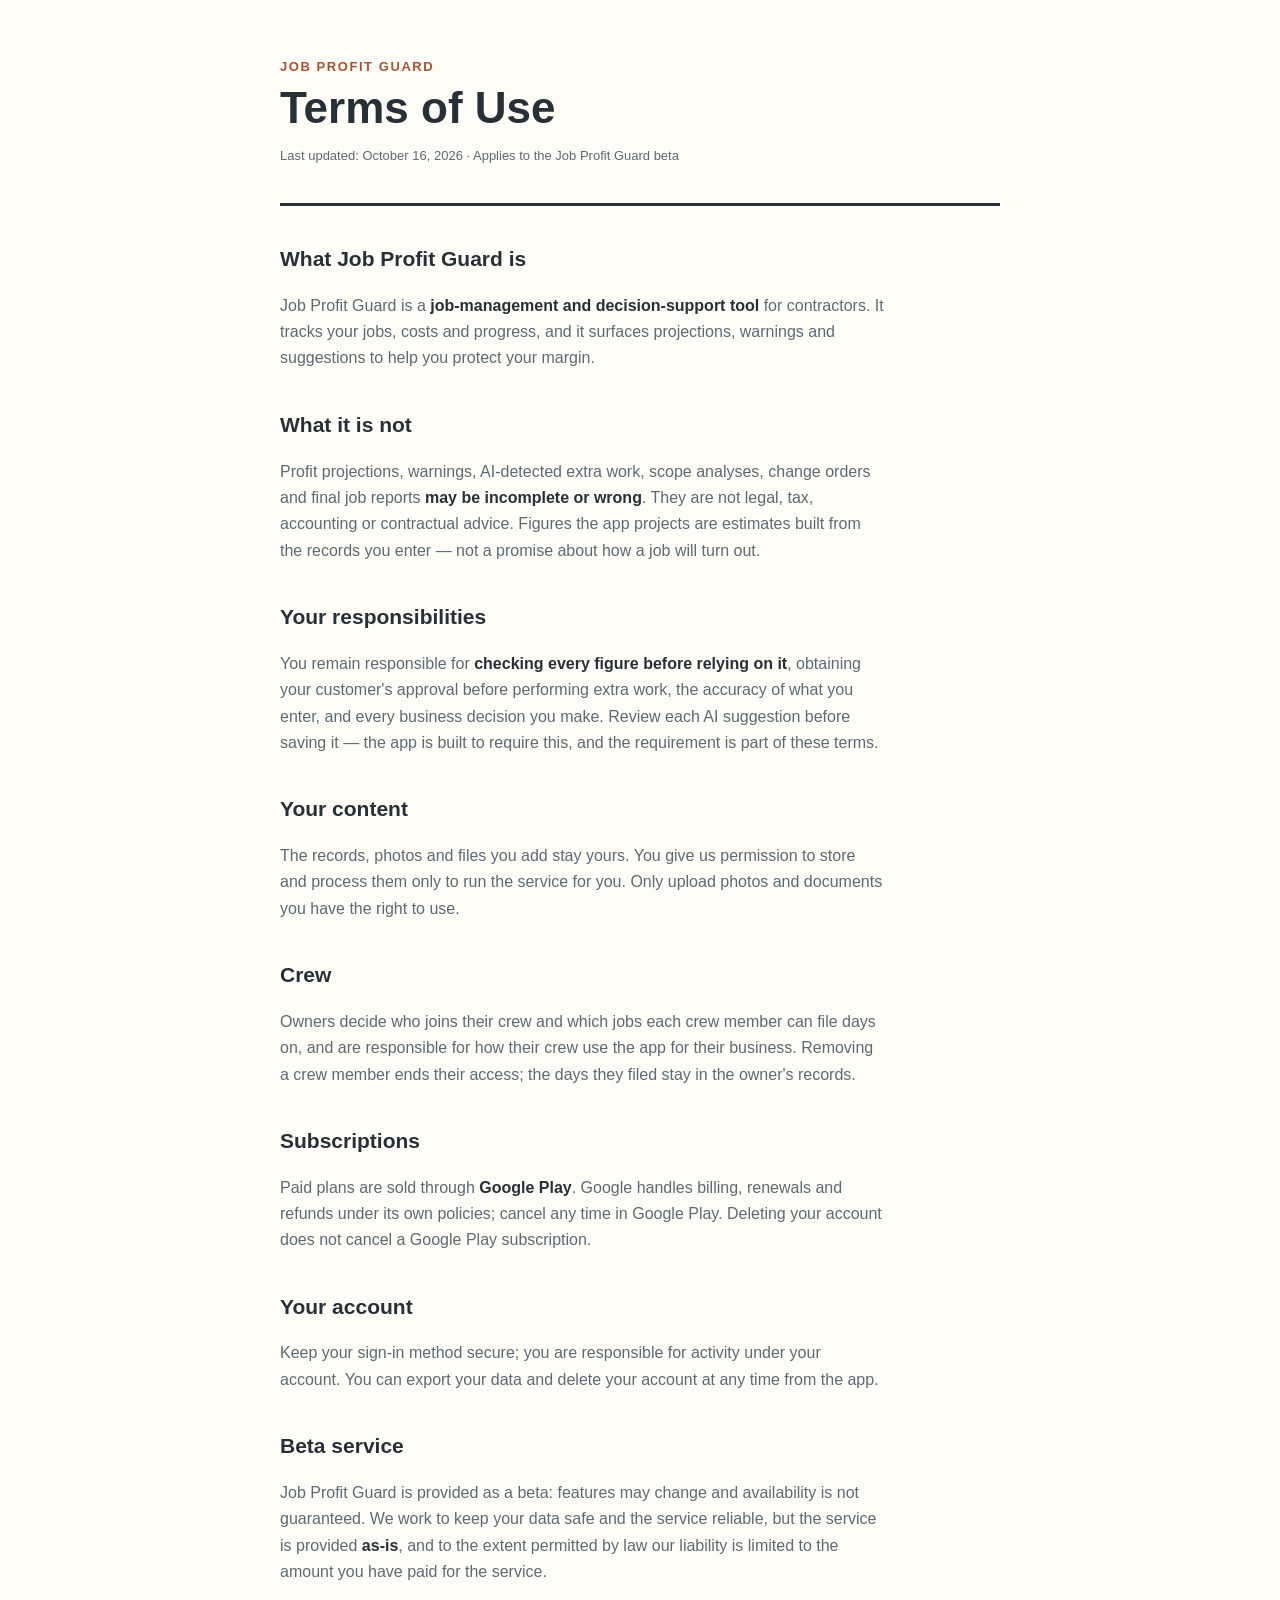
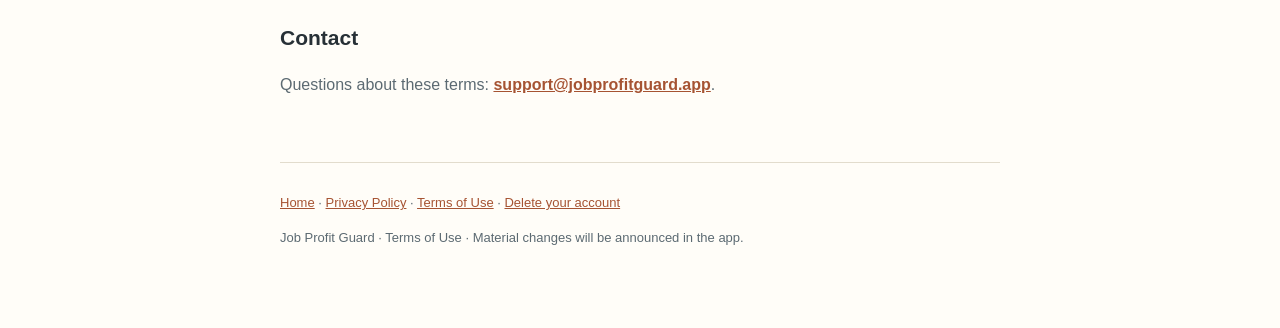
<file: terms.html>
<!doctype html>
<html lang="en"><head><meta charset="utf-8"><meta name="viewport" content="width=device-width,initial-scale=1">
<title>Terms of Use — Job Profit Guard</title><link rel="stylesheet" href="style.css"></head><body><main>
<header><div class="brand">Job Profit Guard</div><h1>Terms of Use</h1><p class="updated">Last updated: October 16, 2026 · Applies to the Job Profit Guard beta</p></header>

<h2>What Job Profit Guard is</h2>
<p>Job Profit Guard is a <strong>job-management and decision-support tool</strong> for contractors. It tracks your jobs, costs and progress, and it surfaces projections, warnings and suggestions to help you protect your margin.</p>

<h2>What it is not</h2>
<p>Profit projections, warnings, AI-detected extra work, scope analyses, change orders and final job reports <strong>may be incomplete or wrong</strong>. They are not legal, tax, accounting or contractual advice. Figures the app projects are estimates built from the records you enter — not a promise about how a job will turn out.</p>

<h2>Your responsibilities</h2>
<p>You remain responsible for <strong>checking every figure before relying on it</strong>, obtaining your customer's approval before performing extra work, the accuracy of what you enter, and every business decision you make. Review each AI suggestion before saving it — the app is built to require this, and the requirement is part of these terms.</p>

<h2>Your content</h2>
<p>The records, photos and files you add stay yours. You give us permission to store and process them only to run the service for you. Only upload photos and documents you have the right to use.</p>

<h2>Crew</h2>
<p>Owners decide who joins their crew and which jobs each crew member can file days on, and are responsible for how their crew use the app for their business. Removing a crew member ends their access; the days they filed stay in the owner's records.</p>

<h2>Subscriptions</h2>
<p>Paid plans are sold through <strong>Google Play</strong>. Google handles billing, renewals and refunds under its own policies; cancel any time in Google Play. Deleting your account does not cancel a Google Play subscription.</p>

<h2>Your account</h2>
<p>Keep your sign-in method secure; you are responsible for activity under your account. You can export your data and delete your account at any time from the app.</p>

<h2>Beta service</h2>
<p>Job Profit Guard is provided as a beta: features may change and availability is not guaranteed. We work to keep your data safe and the service reliable, but the service is provided <strong>as-is</strong>, and to the extent permitted by law our liability is limited to the amount you have paid for the service.</p>

<h2>Contact</h2>
<p>Questions about these terms: <strong><a href="mailto:support@jobprofitguard.app">support@jobprofitguard.app</a></strong>.</p>

<footer><p class="updated"><a href="index.html">Home</a> · <a href="privacy.html">Privacy Policy</a> · <a href="terms.html">Terms of Use</a> · <a href="delete-account.html">Delete your account</a></p>Job Profit Guard · Terms of Use · Material changes will be announced in the app.</footer>
</main></body></html>
</file>
<file: style.css>
:root { --bg:#fffdf8; --ink:#273036; --muted:#5c6a72; --line:#e2dccd; --accent:#a65332; --on-accent:#ffffff; --card:#f8f1e5; }
@media (prefers-color-scheme: dark) { :root { --bg:#1b2227; --ink:#f2ede3; --muted:#aab4ae; --line:#333d44; --accent:#d97b52; --on-accent:#1b2227; --card:#232c32; } }
* { box-sizing:border-box; }
body { margin:0; padding:0 20px 80px; background:var(--bg); color:var(--ink); font:16px/1.65 -apple-system,"Segoe UI",Roboto,sans-serif; }
main { max-width:720px; margin:0 auto; }
header { padding:56px 0 24px; border-bottom:3px solid var(--ink); margin-bottom:8px; }
.brand { color:var(--accent); font-weight:800; font-size:13px; letter-spacing:.12em; text-transform:uppercase; }
h1 { font-size:clamp(30px,6vw,44px); font-weight:900; line-height:1.05; margin:8px 0 6px; }
h2 { font-size:21px; font-weight:800; margin:36px 0 8px; }
p, li { max-width:68ch; color:var(--muted); }
strong { color:var(--ink); }
a { color:var(--accent); }
footer { margin-top:64px; padding-top:16px; border-top:1px solid var(--line); font-size:13px; color:var(--muted); }
.updated { font-size:13px; color:var(--muted); }
.download { margin:28px 0 8px; padding:22px 22px 10px; border:1px solid var(--line); border-radius:16px; background:var(--card); }
.download-head { display:flex; gap:14px; align-items:center; }
.download-head img { border-radius:14px; flex:none; }
.download h2 { margin:0; }
.download .meta { font-size:14px; margin:2px 0; }
.button { display:block; text-align:center; margin:18px 0 8px; padding:14px 22px; border-radius:12px; background:var(--accent); color:var(--on-accent); font-weight:800; font-size:17px; text-decoration:none; }
.button:hover { filter:brightness(1.06); }
@media (min-width:600px) { .button { display:inline-block; } }
.qr { display:none; }
@media (hover:hover) and (pointer:fine) { .qr { display:flex; gap:16px; align-items:center; margin:16px 0 4px; } .qr img { background:#fff; padding:6px; border-radius:8px; } .qr p { margin:0; } }
h3 { font-size:17px; font-weight:800; margin:22px 0 4px; }
ol { padding-left:22px; }
.tester-card { padding-bottom:16px; }
.tester-card h2 { font-size:19px; }
.tester-icon { background:#1f5fad; border-radius:12px; }
.button-quiet { background:transparent; color:var(--ink); border:1.5px solid var(--line); }
</file>
